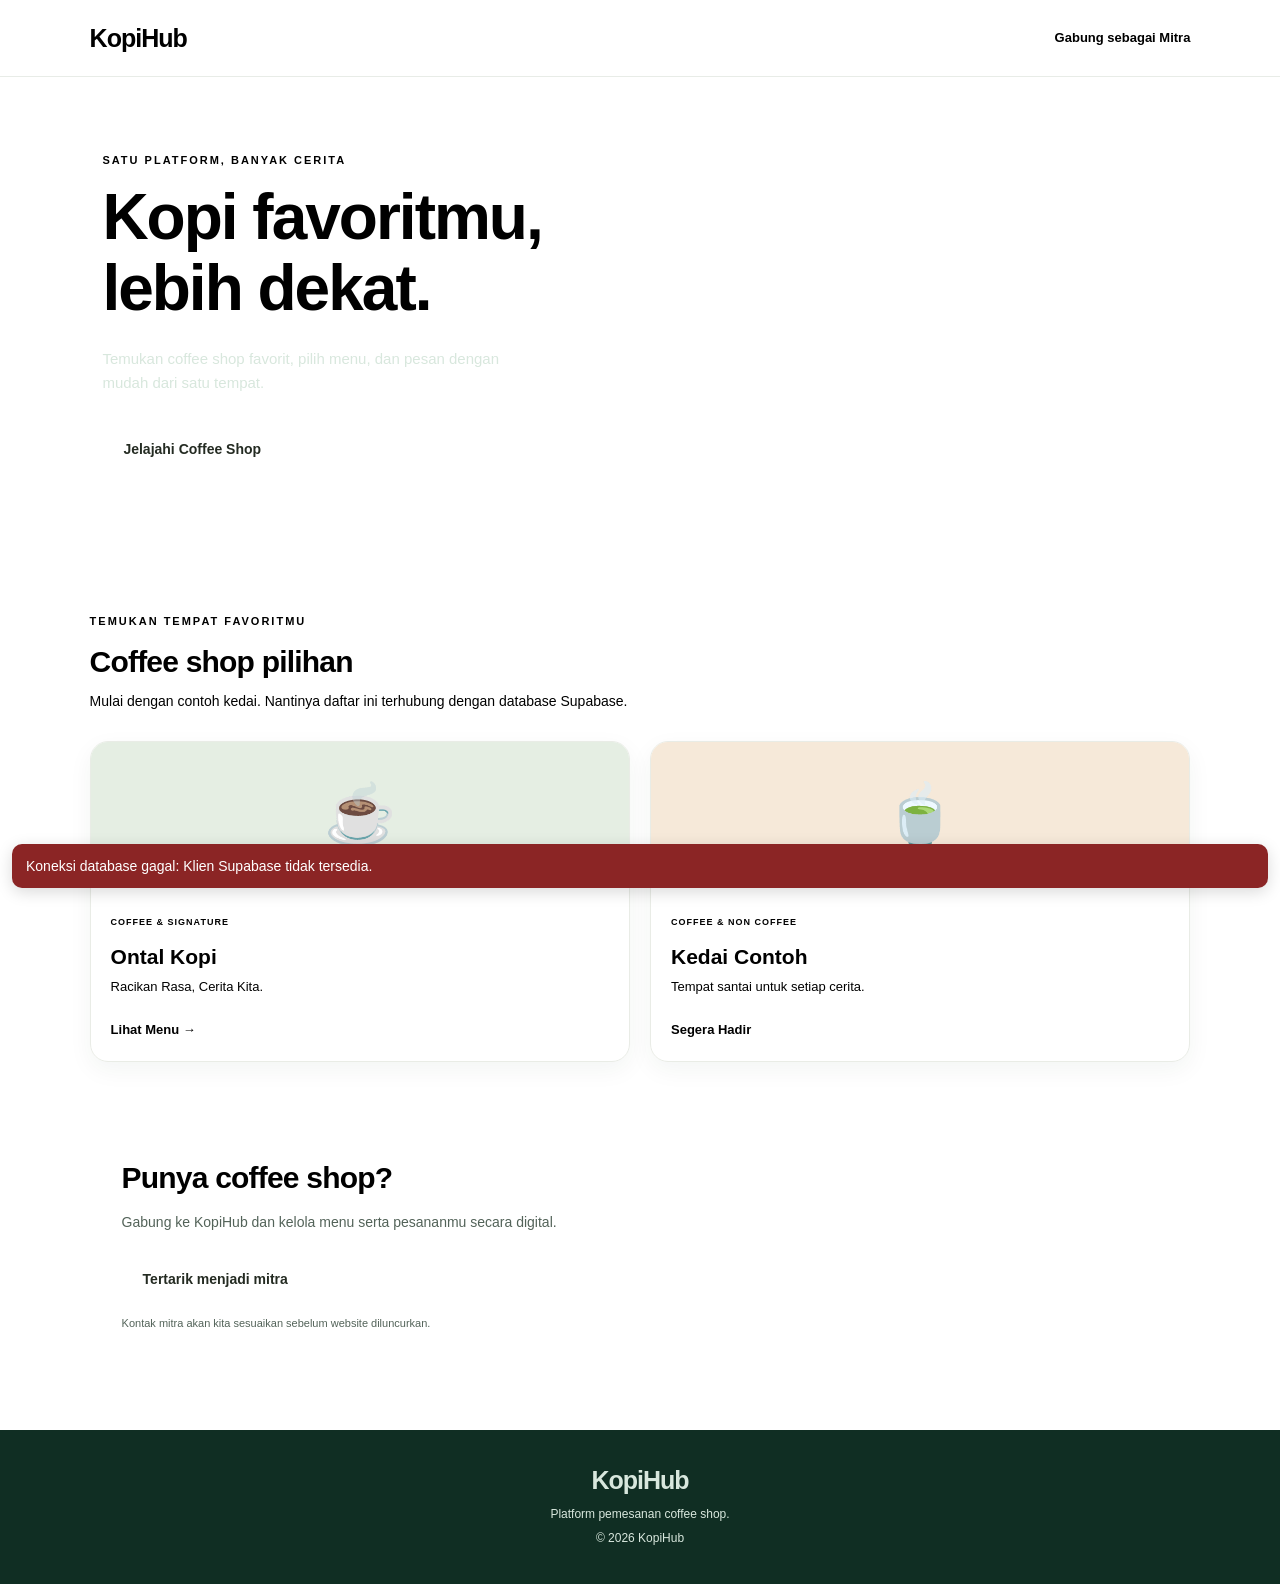
<file: Index.html>
<!DOCTYPE html>
<html lang="id">
<head>
  <meta charset="UTF-8">
  <meta name="viewport" content="width=device-width, initial-scale=1.0">
  <meta name="theme-color" content="#123b2c">
  <title>KopiHub - Pesan Kopi Favoritmu</title>
  <link rel="stylesheet" href="style.css">
</head>
<body>
  <header class="navbar">
    <a class="logo" href="#">Kopi<span>Hub</span></a>
    <a class="owner-link" href="#daftar">Gabung sebagai Mitra</a>
  </header>

  <main>
    <section class="hero">
      <p class="eyebrow">SATU PLATFORM, BANYAK CERITA</p>
      <h1>Kopi favoritmu,<br>lebih dekat.</h1>
      <p class="intro">
        Temukan coffee shop favorit, pilih menu,
        dan pesan dengan mudah dari satu tempat.
      </p>
      <a class="primary-button" href="#kedai">Jelajahi Coffee Shop</a>
    </section>

    <section class="shops" id="kedai">
      <p class="eyebrow">TEMUKAN TEMPAT FAVORITMU</p>
      <h2>Coffee shop pilihan</h2>
      <p class="muted">
        Mulai dengan contoh kedai. Nantinya daftar ini
        terhubung dengan database Supabase.
      </p>

      <div class="shop-grid">
        <article class="shop-card">
          <div class="shop-image">☕</div>
          <div class="shop-info">
            <span class="tag">COFFEE & SIGNATURE</span>
            <h3>Ontal Kopi</h3>
            <p>Racikan Rasa, Cerita Kita.</p>
            <a href="menu.html" class="menu-button">Lihat Menu →</a>
          </div>
        </article>

        <article class="shop-card">
          <div class="shop-image second">🍵</div>
          <div class="shop-info">
            <span class="tag">COFFEE & NON COFFEE</span>
            <h3>Kedai Contoh</h3>
            <p>Tempat santai untuk setiap cerita.</p>
            <a href="#daftar" class="menu-button">Segera Hadir</a>
          </div>
        </article>
      </div>
    </section>

    <section class="partner" id="daftar">
      <h2>Punya coffee shop?</h2>
      <p>Gabung ke KopiHub dan kelola menu serta pesananmu secara digital.</p>
      <a class="primary-button" href="mailto:mitra@example.com?subject=Daftar%20Mitra%20KopiHub">
        Tertarik menjadi mitra
      </a>
      <p class="small-note">Kontak mitra akan kita sesuaikan sebelum website diluncurkan.</p>
    </section>
  </main>

  <footer>
    <a class="logo" href="#">Kopi<span>Hub</span></a>
    <p>Platform pemesanan coffee shop.</p>
    <p>© 2026 KopiHub</p>
  </footer>
<script src="script.js"></script>
</body>
</html>
</file>
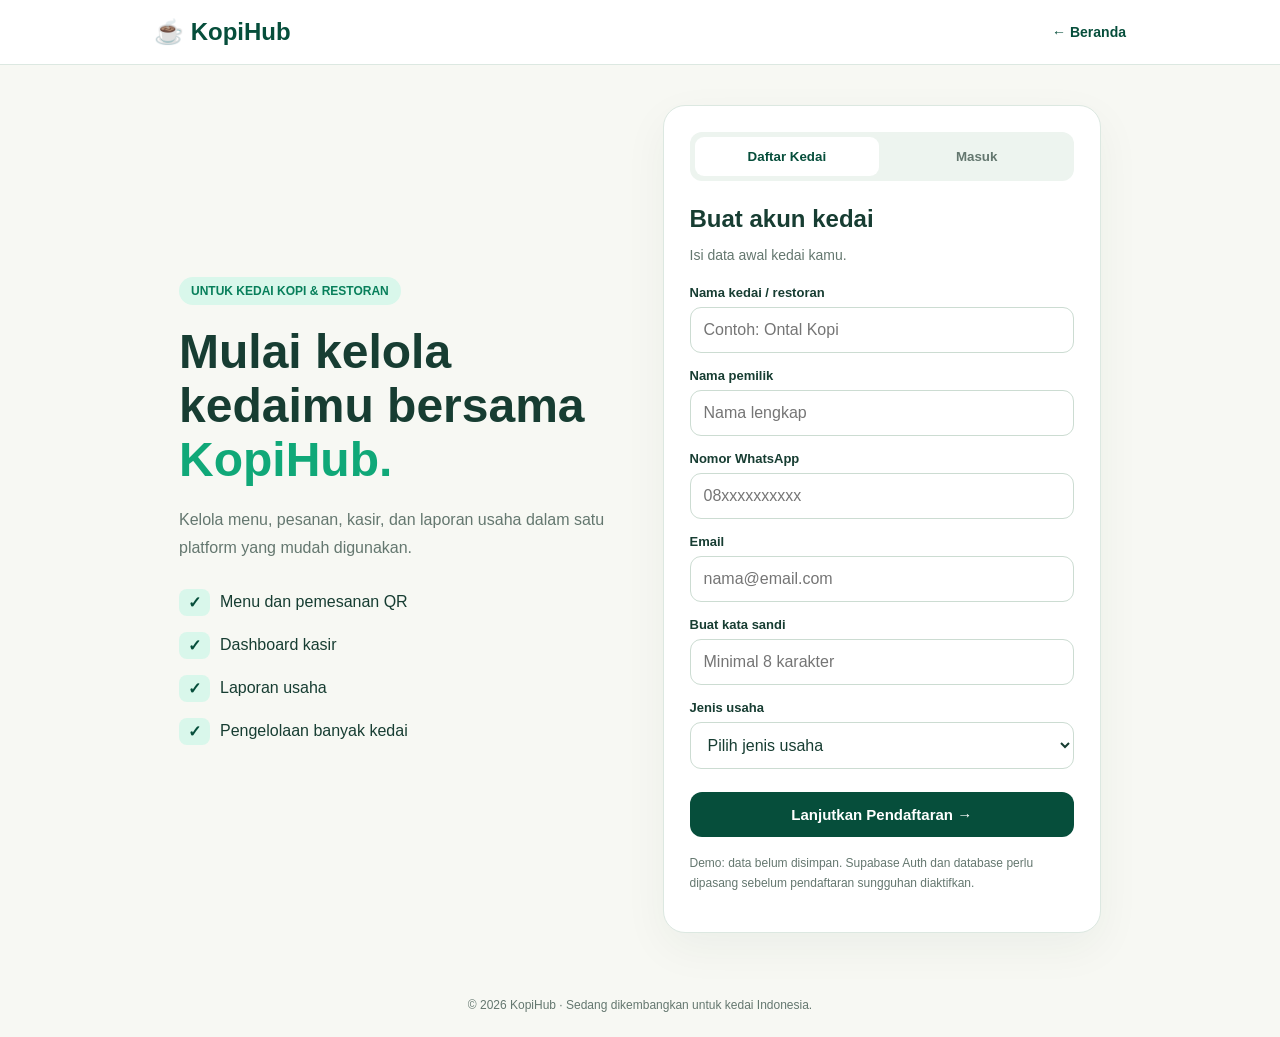
<file: daftar-kopihub.html>
<!DOCTYPE html>
<html lang="id">
<head>
  <meta charset="UTF-8">
  <meta name="viewport" content="width=device-width, initial-scale=1.0">
  <meta name="theme-color" content="#064e3b">
  <title>Daftar Kedai - KopiHub</title>

  <style>
    :root {
      --green: #064e3b;
      --green2: #087f5b;
      --mint: #d9f7eb;
      --cream: #f7f8f3;
      --text: #173d32;
      --muted: #64776f;
      --line: #dce8e1;
    }

    * { box-sizing: border-box; }

    body {
      margin: 0;
      font-family: -apple-system, BlinkMacSystemFont,
        "Segoe UI", Arial, sans-serif;
      background: var(--cream);
      color: var(--text);
    }

    a {
      color: inherit;
      text-decoration: none;
    }

    header {
      background: white;
      border-bottom: 1px solid var(--line);
    }

    nav {
      max-width: 1100px;
      margin: auto;
      padding: 18px 5%;
      display: flex;
      justify-content: space-between;
      align-items: center;
    }

    .logo {
      font-size: 24px;
      font-weight: 850;
      color: var(--green);
    }

    .back {
      color: var(--green);
      font-size: 14px;
      font-weight: 700;
    }

    main {
      max-width: 1050px;
      margin: 40px auto;
      padding: 0 5%;
      display: grid;
      grid-template-columns: 1fr 1fr;
      gap: 45px;
      align-items: center;
    }

    .tag {
      display: inline-block;
      background: var(--mint);
      color: var(--green2);
      padding: 7px 12px;
      border-radius: 30px;
      font-size: 12px;
      font-weight: 800;
    }

    h1 {
      font-size: clamp(34px, 4vw, 48px);
      line-height: 1.12;
      margin: 20px 0;
    }

    .intro p {
      color: var(--muted);
      line-height: 1.7;
    }

    .benefits {
      list-style: none;
      padding: 0;
      margin-top: 28px;
    }

    .benefits li {
      margin: 16px 0;
      display: flex;
      gap: 10px;
      align-items: center;
    }

    .check {
      background: var(--mint);
      color: var(--green);
      padding: 4px 9px;
      border-radius: 8px;
      font-weight: bold;
    }

    .card {
      background: white;
      border: 1px solid var(--line);
      border-radius: 22px;
      padding: 26px;
      box-shadow: 0 15px 45px #073d2b0d;
    }

    .tabs {
      display: grid;
      grid-template-columns: 1fr 1fr;
      gap: 5px;
      padding: 5px;
      background: #edf4ef;
      border-radius: 12px;
      margin-bottom: 24px;
    }

    .tab {
      border: 0;
      padding: 12px;
      border-radius: 9px;
      background: transparent;
      color: var(--muted);
      font-weight: 750;
      cursor: pointer;
    }

    .tab.active {
      background: white;
      color: var(--green);
    }

    h2 { margin: 0 0 6px; }

    .sub {
      color: var(--muted);
      font-size: 14px;
      margin-bottom: 22px;
    }

    .field { margin: 15px 0; }

    label {
      display: block;
      font-size: 13px;
      font-weight: 750;
      margin-bottom: 7px;
    }

    input, select {
      width: 100%;
      padding: 13px;
      border: 1px solid #ccdcd2;
      border-radius: 11px;
      background: white;
      color: var(--text);
      font: inherit;
    }

    input:focus, select:focus {
      outline: 2px solid #10b98155;
      border-color: var(--green2);
    }

    .submit {
      width: 100%;
      padding: 14px;
      border: none;
      border-radius: 12px;
      background: var(--green);
      color: white;
      font-weight: 800;
      font-size: 15px;
      cursor: pointer;
      margin-top: 8px;
    }

    .submit:hover { background: var(--green2); }

    .small {
      color: var(--muted);
      font-size: 12px;
      line-height: 1.7;
      margin-top: 16px;
    }

    .notice {
      display: none;
      margin-top: 15px;
      padding: 12px;
      border-radius: 10px;
      background: #fff4df;
      color: #7c4a00;
      font-size: 13px;
      line-height: 1.6;
    }

    .hidden { display: none; }

    footer {
      text-align: center;
      padding: 25px;
      color: var(--muted);
      font-size: 12px;
    }

    @media (max-width: 760px) {
      main {
        grid-template-columns: 1fr;
        margin: 22px auto;
        gap: 20px;
      }

      h1 { font-size: 38px; }
      .card { padding: 21px; }
    }
  </style>
</head>

<body>
<header>
  <nav>
    <a href="index.html" class="logo">☕ KopiHub</a>
    <a href="index.html" class="back">← Beranda</a>
  </nav>
</header>

<main>
  <section class="intro">
    <span class="tag">UNTUK KEDAI KOPI & RESTORAN</span>

    <h1>
      Mulai kelola kedaimu bersama
      <span style="color:#10a878">KopiHub.</span>
    </h1>

    <p>
      Kelola menu, pesanan, kasir, dan laporan usaha
      dalam satu platform yang mudah digunakan.
    </p>

    <ul class="benefits">
      <li><span class="check">✓</span> Menu dan pemesanan QR</li>
      <li><span class="check">✓</span> Dashboard kasir</li>
      <li><span class="check">✓</span> Laporan usaha</li>
      <li><span class="check">✓</span> Pengelolaan banyak kedai</li>
    </ul>
  </section>

  <section class="card">
    <div class="tabs">
      <button class="tab active" id="registerTab" type="button">
        Daftar Kedai
      </button>
      <button class="tab" id="loginTab" type="button">
        Masuk
      </button>
    </div>

    <form id="registerForm">
      <h2>Buat akun kedai</h2>
      <p class="sub">Isi data awal kedai kamu.</p>

      <div class="field">
        <label for="shopName">Nama kedai / restoran</label>
        <input id="shopName" name="shopName"
          placeholder="Contoh: Ontal Kopi"
          maxlength="100" required>
      </div>

      <div class="field">
        <label for="ownerName">Nama pemilik</label>
        <input id="ownerName" name="ownerName"
          placeholder="Nama lengkap"
          maxlength="100" required>
      </div>

      <div class="field">
        <label for="phone">Nomor WhatsApp</label>
        <input id="phone" name="phone" type="tel"
          placeholder="08xxxxxxxxxx"
          maxlength="20" required>
      </div>

      <div class="field">
        <label for="email">Email</label>
        <input id="email" name="email" type="email"
          placeholder="nama@email.com"
          autocomplete="email" required>
      </div>

      <div class="field">
        <label for="password">Buat kata sandi</label>
        <input id="password" name="password" type="password"
          placeholder="Minimal 8 karakter"
          minlength="8" autocomplete="new-password" required>
      </div>

      <div class="field">
        <label for="shopType">Jenis usaha</label>
        <select id="shopType" name="shopType" required>
          <option value="">Pilih jenis usaha</option>
          <option>Kedai kopi</option>
          <option>Restoran</option>
          <option>Warung makan</option>
          <option>Bakery</option>
          <option>Lainnya</option>
        </select>
      </div>

      <button class="submit" type="submit">
        Lanjutkan Pendaftaran →
      </button>

      <p class="small">
        Demo: data belum disimpan. Supabase Auth dan database
        perlu dipasang sebelum pendaftaran sungguhan diaktifkan.
      </p>
    </form>

    <form id="loginForm" class="hidden">
      <h2>Selamat datang kembali</h2>
      <p class="sub">Masuk ke akun KopiHub kamu.</p>

      <div class="field">
        <label for="loginEmail">Email</label>
        <input id="loginEmail" type="email"
          placeholder="nama@email.com"
          autocomplete="email" required>
      </div>

      <div class="field">
        <label for="loginPassword">Kata sandi</label>
        <input id="loginPassword" type="password"
          placeholder="Masukkan kata sandi"
          autocomplete="current-password" required>
      </div>

      <button class="submit" type="submit">
        Masuk ke KopiHub →
      </button>

      <p class="small">
        Login belum terhubung ke sistem autentikasi.
        Jangan masukkan kata sandi asli pada demo ini.
      </p>
    </form>

    <div class="notice" id="notice" role="status"></div>
  </section>
</main>

<footer>
  © 2026 KopiHub · Sedang dikembangkan untuk kedai Indonesia.
</footer>

<script>
  const registerTab = document.getElementById("registerTab");
  const loginTab = document.getElementById("loginTab");
  const registerForm = document.getElementById("registerForm");
  const loginForm = document.getElementById("loginForm");
  const notice = document.getElementById("notice");

  function showForm(mode) {
    const isRegister = mode === "register";

    registerForm.classList.toggle("hidden", !isRegister);
    loginForm.classList.toggle("hidden", isRegister);
    registerTab.classList.toggle("active", isRegister);
    loginTab.classList.toggle("active", !isRegister);
    notice.style.display = "none";
  }

  registerTab.addEventListener("click", () => showForm("register"));
  loginTab.addEventListener("click", () => showForm("login"));

  registerForm.addEventListener("submit", function(event) {
    event.preventDefault();
    notice.textContent =
      "Form berhasil diperiksa, tetapi data belum disimpan. " +
      "Selanjutnya kita perlu menghubungkan Supabase dengan aman.";
    notice.style.display = "block";
  });

  loginForm.addEventListener("submit", function(event) {
    event.preventDefault();
    notice.textContent =
      "Login belum aktif. Kita perlu memasang Supabase Auth terlebih dahulu.";
    notice.style.display = "block";
  });
</script>
</body>
</html>
</file>
<file: style.css>
<meta
  name="viewport"
  content="width=device-width, initial-scale=1, maximum-scale=1, minimum-scale=1, user-scalable=no, viewport-fit=cover"
/>
:root {
  --green: #123b2c;
  --green-light: #1c5940;
  --mint: #e8f2e9;
  --cream: #faf9f5;
  --orange: #e99a55;
  --text: #24342c;
  --muted: #778078;
  --white: #ffffff;
}

* {
  box-sizing: border-box;
}

html {
  scroll-behavior: smooth;
  width: 100%;
  overflow-x: clip;
  -webkit-text-size-adjust: 100%;
}

body {
  width: 100%;
  min-width: 0;
  margin: 0;
  background: var(--cream);
  color: var(--text);
  font-family: -apple-system, BlinkMacSystemFont, "Segoe UI",
    Roboto, sans-serif;
  line-height: 1.6;
  overflow-x: clip;
  overscroll-behavior-x: none;
}

a {
  color: inherit;
  text-decoration: none;
}

/* ===== NAVBAR PERMANEN ===== */

.navbar {
  position: sticky;
  top: 0;
  z-index: 1000;

  display: flex;
  justify-content: space-between;
  align-items: center;
  gap: 16px;

  width: 100%;
  min-height: 64px;
  padding: 18px 7%;

  background: var(--white);
  border-bottom: 1px solid #e8ece7;
}

.logo {
  font-size: 25px;
  font-weight: 800;
  letter-spacing: -1px;
  color: var(--green);
}

.logo span {
  color: var(--orange);
}

.owner-link {
  color: var(--green);
  font-size: 13px;
  font-weight: 700;
}

/* ===== HERO ===== */

.hero {
  padding: 75px 8% 85px;
  background: var(--green);
  color: var(--white);
  border-radius: 0 0 32px 32px;
}

.eyebrow {
  margin: 0 0 12px;
  color: var(--orange);
  font-size: 11px;
  font-weight: 800;
  letter-spacing: 2px;
}

.hero h1 {
  margin: 0;
  font-size: clamp(40px, 8vw, 64px);
  line-height: 1.12;
  letter-spacing: -2px;
}

.intro {
  max-width: 420px;
  margin: 22px 0 30px;
  color: #d8e7dd;
  font-size: 15px;
}

.primary-button {
  display: inline-block;
  padding: 13px 21px;
  border-radius: 10px;
  background: var(--orange);
  color: #242b22;
  font-size: 14px;
  font-weight: 800;
  transition: transform 0.2s, opacity 0.2s;
}

.primary-button:hover {
  transform: translateY(-2px);
  opacity: 0.92;
}

/* ===== DAFTAR COFFEE SHOP ===== */

.shops {
  padding: 55px 7%;
}

.shops h2,
.partner h2 {
  margin: 0 0 10px;
  color: var(--green);
  font-size: 30px;
  line-height: 1.25;
  letter-spacing: -0.8px;
}

.muted {
  margin: 0 0 28px;
  color: var(--muted);
  font-size: 14px;
}

.shop-grid {
  display: grid;
  grid-template-columns: repeat(2, minmax(0, 1fr));
  gap: 20px;
}

.shop-card {
  min-width: 0;
  overflow: hidden;
  background: var(--white);
  border: 1px solid #e9ece6;
  border-radius: 18px;
  box-shadow: 0 8px 25px rgba(18, 59, 44, 0.05);
}

.shop-image {
  display: flex;
  min-height: 145px;
  align-items: center;
  justify-content: center;
  background: #e5eee3;
  font-size: 58px;
}

.shop-image.second {
  background: #f6e9d9;
}

.shop-info {
  padding: 20px;
}

.tag {
  color: var(--green-light);
  font-size: 9px;
  font-weight: 800;
  letter-spacing: 1px;
}

.shop-info h3 {
  margin: 8px 0 3px;
  color: var(--green);
  font-size: 21px;
}

.shop-info p {
  margin: 0 0 18px;
  color: var(--muted);
  font-size: 13px;
}

.menu-button {
  display: inline-block;
  color: var(--green-light);
  font-size: 13px;
  font-weight: 800;
}

/* ===== PENDAFTARAN MITRA ===== */

.partner {
  margin: 10px 7% 55px;
  padding: 32px;
  background: var(--mint);
  border-radius: 20px;
}

.partner p {
  max-width: 500px;
  color: #536359;
  font-size: 14px;
}

.partner .primary-button {
  margin-top: 8px;
}

.small-note {
  font-size: 11px !important;
}

/* ===== FOOTER ===== */

footer {
  padding: 30px 7%;
  background: #102e23;
  color: #d8e7dd;
  text-align: center;
}

footer .logo {
  color: var(--white);
}

footer p {
  margin: 5px 0;
  font-size: 12px;
}

/* ===== FOTO PROFIL TOKO ===== */

#profile-logo-preview {
  width: 100%;
  max-width: 160px;
  margin: 12px auto;
  overflow: hidden;
}

#profile-logo-image {
  display: block;
  width: 120px;
  height: 120px;
  max-width: 100%;
  object-fit: contain;
  border-radius: 12px;
  margin: 0 auto;
}

/* ===== RESPONSIVE IPHONE ===== */

@media (max-width: 600px) {
  .navbar {
    padding: 16px 5%;
  }

  .logo {
    font-size: 23px;
  }

  .owner-link {
    max-width: 125px;
    text-align: right;
  }

  .hero {
    padding: 58px 7% 65px;
    border-radius: 0 0 24px 24px;
  }

  .hero h1 {
    font-size: 43px;
  }

  .shops {
    padding: 42px 5%;
  }

  .shops h2,
  .partner h2 {
    font-size: 26px;
  }

  .shop-grid {
    grid-template-columns: 1fr;
    gap: 16px;
  }

  .shop-image {
    min-height: 125px;
  }

  .partner {
    margin: 10px 5% 40px;
    padding: 25px 20px;
  }
}
</file>
